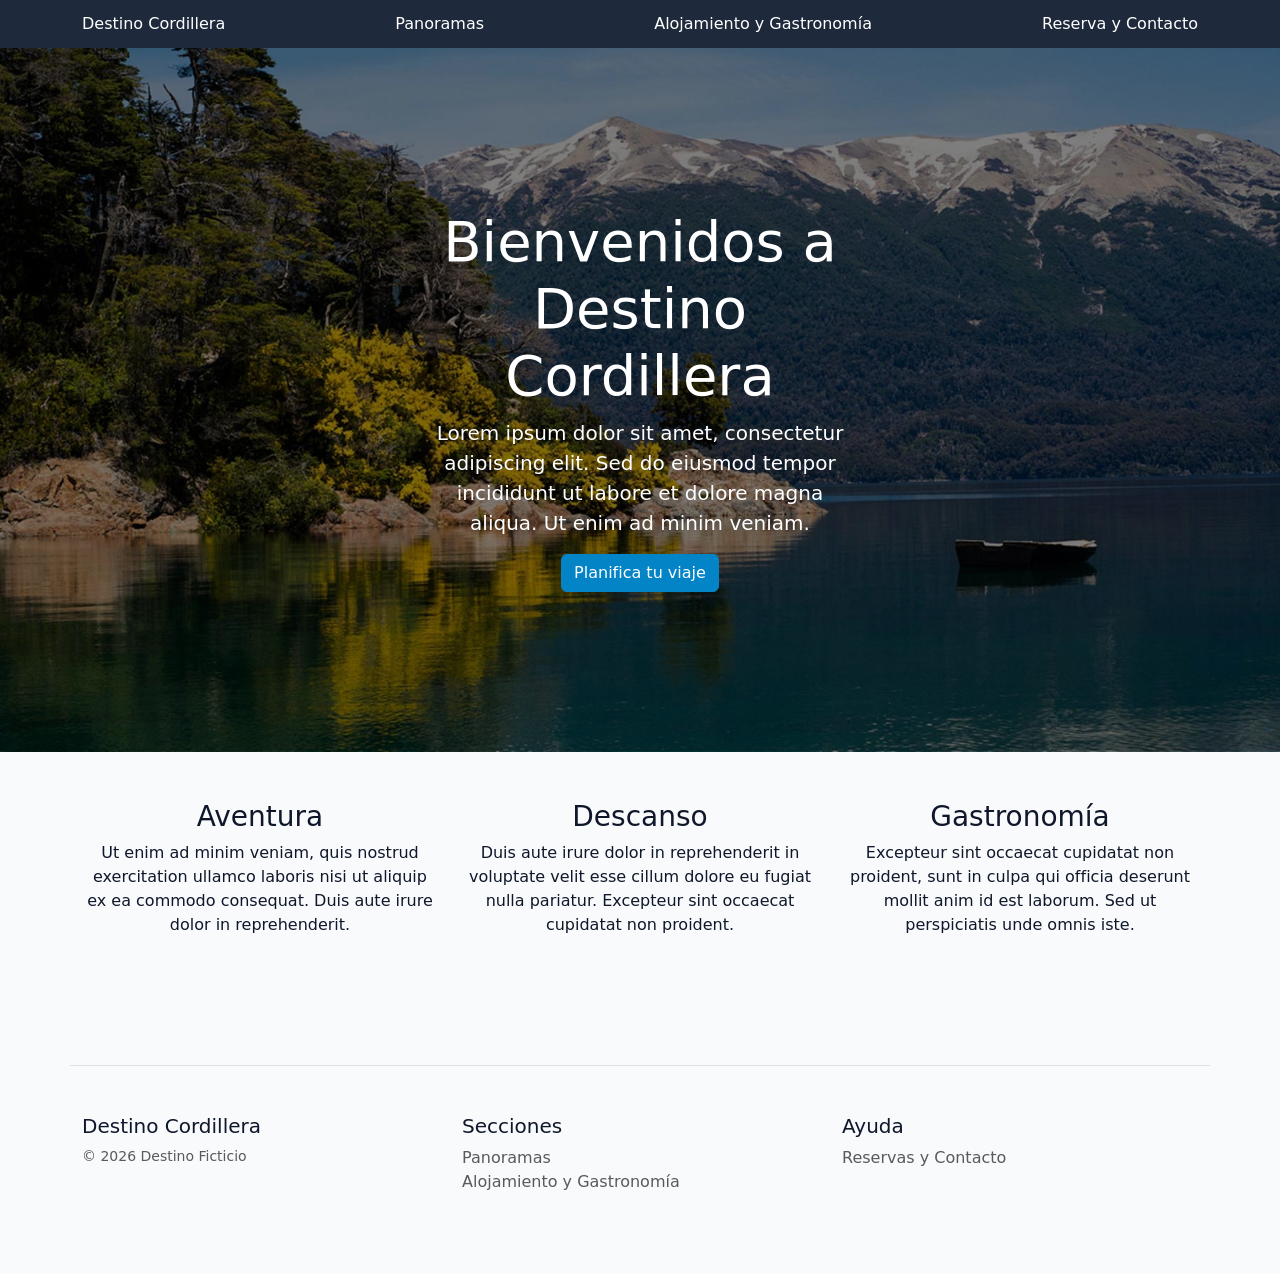
<file: index.html>
<!DOCTYPE html>
<html lang="es">
<head>
	<meta charset="UTF-8">
	<meta name="viewport" content="width=device-width, initial-scale=1.0">
	<title>Destino Cordillera - Inicio</title>
	<link href="https://cdn.jsdelivr.net/npm/bootstrap@5.3.8/dist/css/bootstrap.min.css" rel="stylesheet">
	<link rel="stylesheet" href="css/style.css">
	
</head>
<body>
	<header>
	<!-- Menú de Navegación -->
	<nav class="site-header sticky-top py-1 bg-dark">
	  <div class="container d-flex flex-column flex-md-row justify-content-between">
		<a class="text-decoration-none py-2 navbar-brand text-white" href="index.html">Destino Cordillera</a>
		<a class="text-decoration-none py-2 d-none d-md-inline-block text-white" href="panoramas.html">Panoramas</a>
		<a class="text-decoration-none py-2 d-none d-md-inline-block text-white" href="alojamiento.html">Alojamiento y Gastronomía</a>
		<a class="text-decoration-none py-2 d-none d-md-inline-block text-white" href="reserva.html">Reserva y Contacto</a>
	  </div>
	</nav>
	</header>

	<main>
		<!-- Banner Principal -->
		<section class="banner position-relative overflow-hidden p-3 p-md-5 m-md-3 text-center bg-light">
		  <div class=" col-md-5 p-lg-5 mx-auto my-5">
			<h1 class="display-4 font-weight-normal">Bienvenidos a Destino Cordillera</h1>
			<p class="lead font-weight-normal">Lorem ipsum dolor sit amet, consectetur adipiscing elit. Sed do eiusmod tempor incididunt ut labore et dolore magna aliqua. Ut enim ad minim veniam.</p>
			<a class="btn btn-outline-secondary" href="reserva.html">Planifica tu viaje</a>
		  </div>
		</section>

		<!-- Características Principales -->
		<section class="container py-5 text-center">
			<div class="row">
				<div class="col-md-4 mb-3">
					<h3>Aventura</h3>
					<p>Ut enim ad minim veniam, quis nostrud exercitation ullamco laboris nisi ut aliquip ex ea commodo consequat. Duis aute irure dolor in reprehenderit.</p>
				</div>
				<div class="col-md-4 mb-3">
					<h3>Descanso</h3>
					<p>Duis aute irure dolor in reprehenderit in voluptate velit esse cillum dolore eu fugiat nulla pariatur. Excepteur sint occaecat cupidatat non proident.</p>
				</div>
				<div class="col-md-4 mb-3">
					<h3>Gastronomía</h3>
					<p>Excepteur sint occaecat cupidatat non proident, sunt in culpa qui officia deserunt mollit anim id est laborum. Sed ut perspiciatis unde omnis iste.</p>
				</div>
			</div>
		</section>
	</main>

	<!-- Footer -->
	<footer class="container py-5 mt-5 border-top">
		<div class="row">
            <div class="col-12 col-md-4 mb-3">
                <h5>Destino Cordillera</h5>
                <small class="d-block text-muted">&copy; 2026 Destino Ficticio</small>
            </div>
            <div class="col-6 col-md-4 mb-3">
                <h5>Secciones</h5>
                <ul class="list-unstyled text-small">
                    <li><a class="text-muted text-decoration-none" href="panoramas.html">Panoramas</a></li>
                    <li><a class="text-muted text-decoration-none" href="alojamiento.html">Alojamiento y Gastronomía</a></li>
                </ul>
            </div>
            <div class="col-6 col-md-4 mb-3">
                <h5>Ayuda</h5>
                <ul class="list-unstyled text-small">
                    <li><a class="text-muted text-decoration-none" href="reserva.html">Reservas y Contacto</a></li>
                </ul>
            </div>
		</div>
	</footer>
	<script src="https://cdn.jsdelivr.net/npm/bootstrap@5.3.8/dist/js/bootstrap.bundle.min.js"></script>
</body>
</html>
</file>
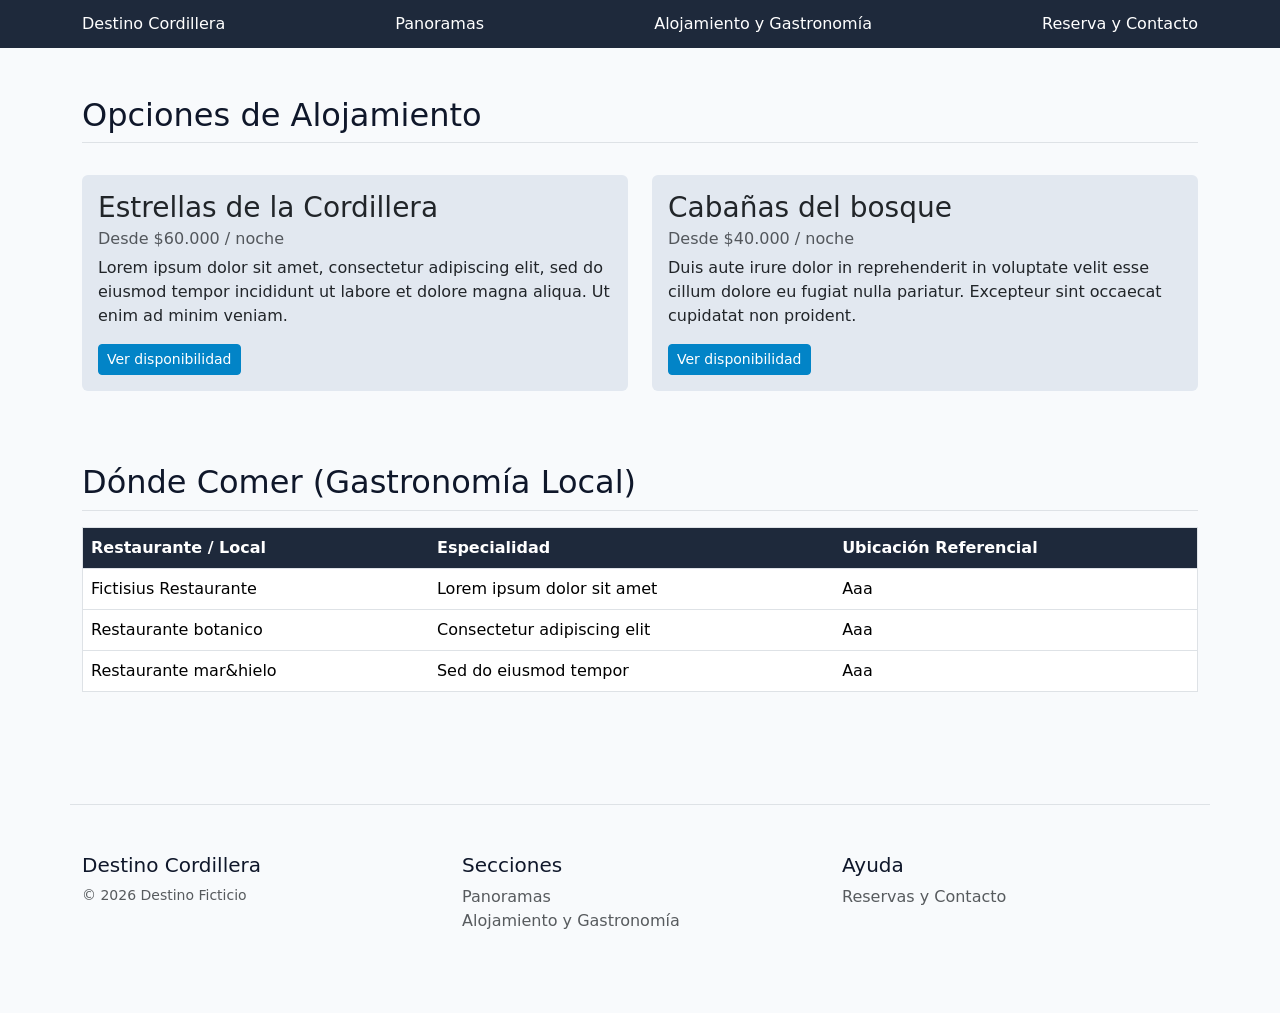
<file: alojamiento.html>
<!DOCTYPE html>
<html lang="es">
<head>
	<meta charset="UTF-8">
	<meta name="viewport" content="width=device-width, initial-scale=1.0">
	<title>Destino Cordillera - Alojamiento y Gastronomía</title>
    <link href="https://cdn.jsdelivr.net/npm/bootstrap@5.3.8/dist/css/bootstrap.min.css" rel="stylesheet">
	<link rel="stylesheet" href="css/style.css">
	
</head>
<body>
    <header>
	<nav class="site-header sticky-top py-1 bg-dark">
	  <div class="container d-flex flex-column flex-md-row justify-content-between">
		<a class="text-decoration-none py-2 navbar-brand text-white" href="index.html">Destino Cordillera</a>
		<a class="text-decoration-none py-2 d-none d-md-inline-block text-white" href="panoramas.html">Panoramas</a>
		<a class="text-decoration-none py-2 d-none d-md-inline-block text-white" href="alojamiento.html">Alojamiento y Gastronomía</a>
		<a class="text-decoration-none py-2 d-none d-md-inline-block text-white" href="reserva.html">Reserva y Contacto</a>
	  </div>
	</nav>
    </header>

	<main class="container py-5">
        <section class="mb-5">
            <h2 class="pb-2 border-bottom">Opciones de Alojamiento</h2>
            <div class="row g-4 mt-2">
                <div class="col-md-6">
                    <div class="card mb-4 box-shadow">
                        <div class="card-body">
                            <h3 class="card-title">Estrellas de la Cordillera</h3>
                            <h6 class="card-subtitle mb-2 text-muted">Desde $60.000 / noche</h6>
                            <p class="card-text">Lorem ipsum dolor sit amet, consectetur adipiscing elit, sed do eiusmod tempor incididunt ut labore et dolore magna aliqua. Ut enim ad minim veniam.</p>
                            <a href="reserva.html" class="btn btn-sm btn-outline-primary">Ver disponibilidad</a>
                        </div>
                    </div>
                </div>
                <div class="col-md-6">
                    <div class="card mb-4 box-shadow">
                        <div class="card-body">
                            <h3 class="card-title">Cabañas del bosque</h3>
                            <h6 class="card-subtitle mb-2 text-muted">Desde $40.000 / noche</h6>
                            <p class="card-text">Duis aute irure dolor in reprehenderit in voluptate velit esse cillum dolore eu fugiat nulla pariatur. Excepteur sint occaecat cupidatat non proident.</p>
                            <a href="reserva.html" class="btn btn-sm btn-outline-primary">Ver disponibilidad</a>
                        </div>
                    </div>
                </div>
            </div>
        </section>

        <section>
            <h2 class="pb-2 border-bottom">Dónde Comer (Gastronomía Local)</h2>
            <div class="table-responsive mt-3">
                <table class="table table-hover border">
                    <thead class="color_encabezado">
                        <tr>
                            <th>Restaurante / Local</th>
                            <th>Especialidad</th>
                            <th>Ubicación Referencial</th>
                        </tr>
                    </thead>
                    <tbody>
                        <tr>
                            <td>Fictisius Restaurante</td>
                            <td>Lorem ipsum dolor sit amet</td>
                            <td>Aaa</td>
                        </tr>
                        <tr>
                            <td>Restaurante botanico</td>
                            <td>Consectetur adipiscing elit</td>
                            <td>Aaa</td>
                        </tr>
                        <tr>
                            <td>Restaurante mar&hielo</td>
                            <td>Sed do eiusmod tempor</td>
                            <td>Aaa</td>
                        </tr>
                    </tbody>
                </table>
            </div>
        </section>
	</main>

	<footer class="container py-5 mt-5 border-top">
		<div class="row">
            <div class="col-12 col-md-4 mb-3">
                <h5>Destino Cordillera</h5>
                <small class="d-block text-muted">&copy; 2026 Destino Ficticio</small>
            </div>
            <div class="col-6 col-md-4 mb-3">
                <h5>Secciones</h5>
                <ul class="list-unstyled text-small">
                    <li><a class="text-muted text-decoration-none" href="panoramas.html">Panoramas</a></li>
                    <li><a class="text-muted text-decoration-none" href="alojamiento.html">Alojamiento y Gastronomía</a></li>
                </ul>
            </div>
            <div class="col-6 col-md-4 mb-3">
                <h5>Ayuda</h5>
                <ul class="list-unstyled text-small">
                    <li><a class="text-muted text-decoration-none" href="reserva.html">Reservas y Contacto</a></li>
                </ul>
            </div>
		</div>
	</footer>
    <script src="https://cdn.jsdelivr.net/npm/bootstrap@5.3.8/dist/js/bootstrap.bundle.min.js"></script>
</body>
</html>
</file>
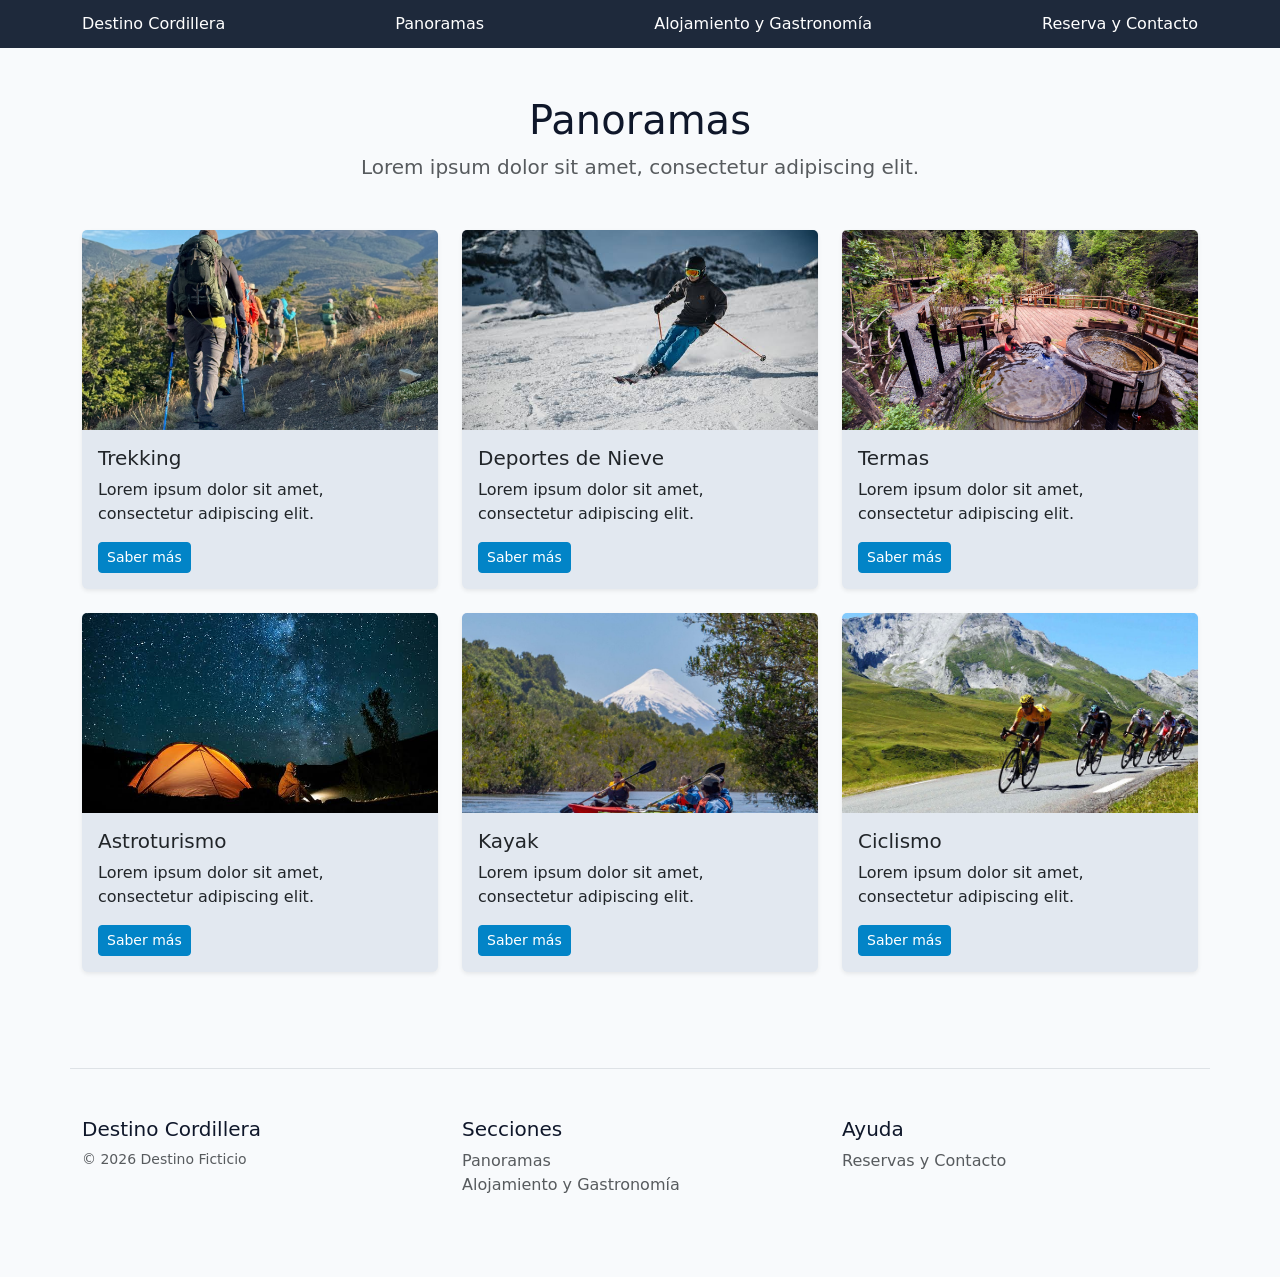
<file: panoramas.html>
<!DOCTYPE html>
<html lang="es">
<head>
	<meta charset="UTF-8">
	<meta name="viewport" content="width=device-width, initial-scale=1.0">
	<title>Destino Cordillera - Panoramas</title>
    <link href="https://cdn.jsdelivr.net/npm/bootstrap@5.3.8/dist/css/bootstrap.min.css" rel="stylesheet">
	<link rel="stylesheet" href="css/style.css">
	
</head>
<body>
    <header>
	<nav class="site-header sticky-top py-1 bg-dark">
	  <div class="container d-flex flex-column flex-md-row justify-content-between">
		<a class="text-decoration-none py-2 navbar-brand text-white" href="index.html">Destino Cordillera</a>
		<a class="text-decoration-none py-2 d-none d-md-inline-block text-white" href="panoramas.html">Panoramas</a>
		<a class="text-decoration-none py-2 d-none d-md-inline-block text-white" href="alojamiento.html">Alojamiento y Gastronomía</a>
		<a class="text-decoration-none py-2 d-none d-md-inline-block text-white" href="reserva.html">Reserva y Contacto</a>
	  </div>
	</nav>
    </header>

	<main class="container py-5">
        <section class="text-center mb-5">
            <h1>Panoramas</h1>
            <p class="lead text-muted">Lorem ipsum dolor sit amet, consectetur adipiscing elit.</p>
        </section>

        <!-- Tarjetas de Actividades Base -->
        <section class="row g-4">
            <div class="col-md-4">
                <div class="card h-100 shadow-sm">
                    <img src="img/panorama 1.jpg" class="card-img-top" alt="panorama1">
                    <div class="card-body">
                        <h5 class="card-title">Trekking</h5>
                        <p class="card-text">Lorem ipsum dolor sit amet, consectetur adipiscing elit.</p>
                        <a href="reserva.html" class="btn btn-sm btn-outline-secondary">Saber más</a>
                    </div>
                </div>
            </div>
            <div class="col-md-4">
                <div class="card h-100 shadow-sm">
                    <img src="img/panorama 2.jpg" class="card-img-top" alt="panorama2">
                    <div class="card-body">
                        <h5 class="card-title">Deportes de Nieve</h5>
                        <p class="card-text">Lorem ipsum dolor sit amet, consectetur adipiscing elit.</p>
                        <a href="reserva.html" class="btn btn-sm btn-outline-secondary">Saber más</a>
                    </div>
                </div>
            </div>
            <div class="col-md-4">
                <div class="card h-100 shadow-sm">
                    <img src="img/panorama 3.jpg" class="card-img-top" alt="panorama3">
                    <div class="card-body">
                        <h5 class="card-title">Termas</h5>
                        <p class="card-text">Lorem ipsum dolor sit amet, consectetur adipiscing elit.</p>
                        <a href="reserva.html" class="btn btn-sm btn-outline-secondary">Saber más</a>
                    </div>
                </div>
            </div>
            <div class="col-md-4">
                <div class="card h-100 shadow-sm">
                    <img src="img/panorama 4.jpg" class="card-img-top" alt="panorama4">
                    <div class="card-body">
                        <h5 class="card-title">Astroturismo</h5>
                        <p class="card-text">Lorem ipsum dolor sit amet, consectetur adipiscing elit.</p>
                        <a href="reserva.html" class="btn btn-sm btn-outline-secondary">Saber más</a>
                    </div>
                </div>
            </div>
            <div class="col-md-4">
                <div class="card h-100 shadow-sm">
                    <img src="img/panorama 5.jpg" class="card-img-top" alt="panorama5">
                    <div class="card-body">
                        <h5 class="card-title">Kayak</h5>
                        <p class="card-text">Lorem ipsum dolor sit amet, consectetur adipiscing elit.</p>
                        <a href="reserva.html" class="btn btn-sm btn-outline-secondary">Saber más</a>
                    </div>
                </div>
            </div>
            <div class="col-md-4">
                <div class="card h-100 shadow-sm">
                    <img src="img/panorama 6.jpg" class="card-img-top" alt="panorama6">
                    <div class="card-body">
                        <h5 class="card-title">Ciclismo</h5>
                        <p class="card-text">Lorem ipsum dolor sit amet, consectetur adipiscing elit.</p>
                        <a href="reserva.html" class="btn btn-sm btn-outline-secondary">Saber más</a>
                    </div>
                </div>
            </div>
        </section>
	</main>

	<footer class="container py-5 mt-5 border-top">
		<div class="row">
            <div class="col-12 col-md-4 mb-3">
                <h5>Destino Cordillera</h5>
                <small class="d-block text-muted">&copy; 2026 Destino Ficticio</small>
            </div>
            <div class="col-6 col-md-4 mb-3">
                <h5>Secciones</h5>
                <ul class="list-unstyled text-small">
                    <li><a class="text-muted text-decoration-none" href="panoramas.html">Panoramas</a></li>
                    <li><a class="text-muted text-decoration-none" href="alojamiento.html">Alojamiento y Gastronomía</a></li>
                </ul>
            </div>
            <div class="col-6 col-md-4 mb-3">
                <h5>Ayuda</h5>
                <ul class="list-unstyled text-small">
                    <li><a class="text-muted text-decoration-none" href="reserva.html">Reservas y Contacto</a></li>
                </ul>
            </div>
		</div>
	</footer>
	<script src="https://cdn.jsdelivr.net/npm/bootstrap@5.3.8/dist/js/bootstrap.bundle.min.js"></script>
</body>
</html>
</file>
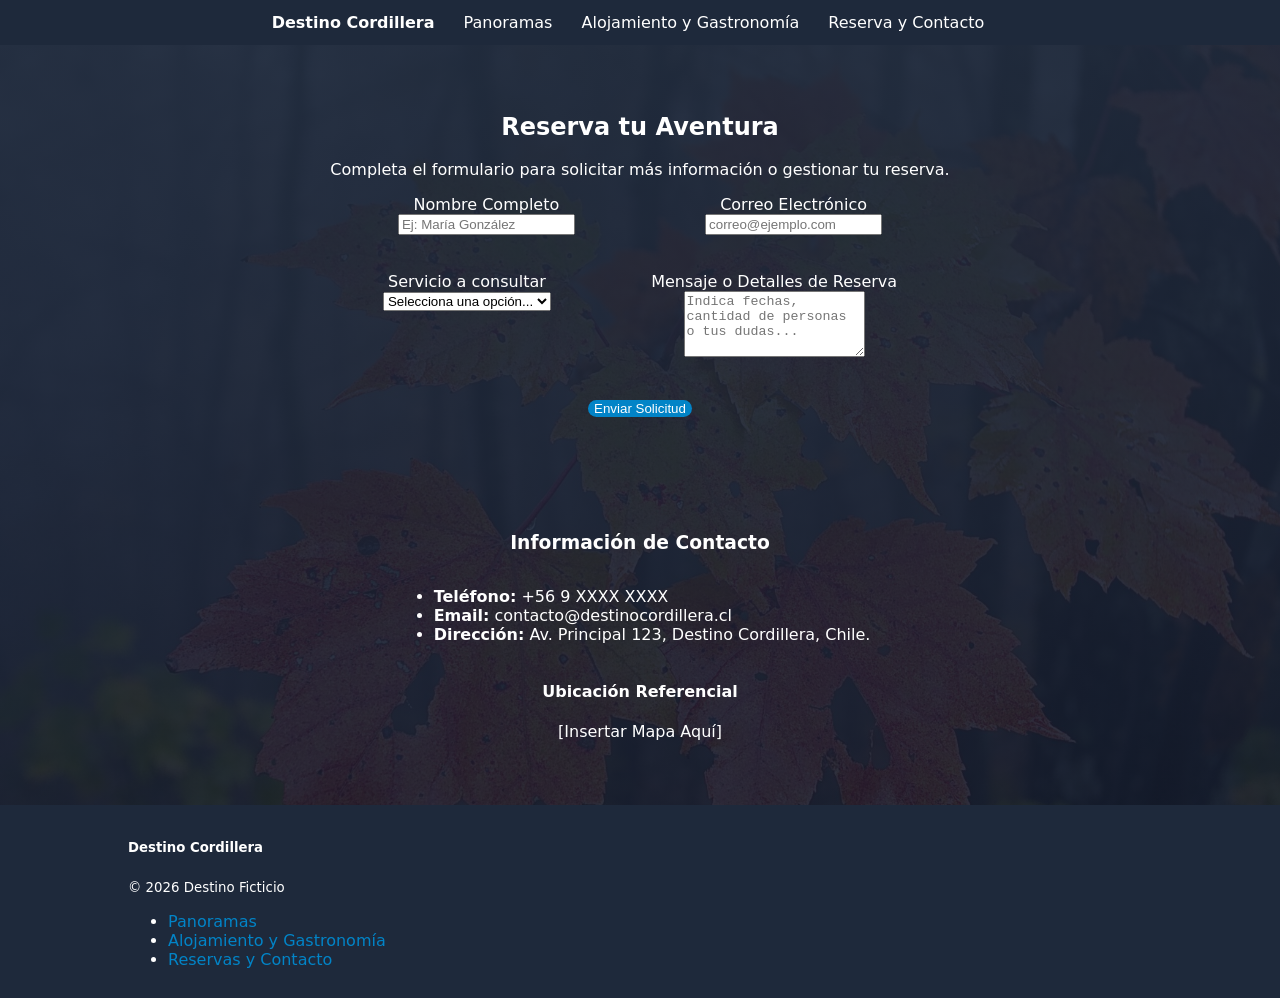
<file: reserva.html>
<!DOCTYPE html>
<html lang="es">
<head>
	<meta charset="UTF-8">
	<meta name="viewport" content="width=device-width, initial-scale=1.0">
	<title>Destino Cordillera - Reserva y Contacto</title>
	<link rel="stylesheet" href="css/contacto.css">
</head>
<body>
    <header>
	<nav class="nav-custom">
        <a href="index.html"><b>Destino Cordillera</b></a>
        <a href="panoramas.html">Panoramas</a>
        <a href="alojamiento.html">Alojamiento y Gastronomía</a>
        <a href="reserva.html">Reserva y Contacto</a>
	</nav>
    </header>

	<main class="main-custom">
        <div class="contenedor-contacto">
            
            <!-- Formulario de Reserva -->
            <section class="formulario-seccion">
                <h2>Reserva tu Aventura</h2>
                <p class="center">Completa el formulario para solicitar más información o gestionar tu reserva.</p>
                
                <form class="formulario-custom">
                    <div class="center">
                        <div class="formulario-container">
                            <div class="campo-form">
                                <label for="nombre">Nombre Completo</label>
                                <input type="text" id="nombre" placeholder="Ej: María González" required>
                            </div>
                            
                            <div class="campo-form">
                                <label for="email">Correo Electrónico</label>
                                <input type="email" id="email" placeholder="correo@ejemplo.com" required>
                            </div>
                            
                            <div class="campo-form">
                                <label for="servicio">Servicio a consultar</label>
                                <select id="servicio" required>
                                    <option value="" selected disabled>Selecciona una opción...</option>
                                    <option value="alojamiento">Alojamiento / Cabañas</option>
                                    <option value="tour">Tour o Actividad</option>
                                    <option value="duda">Duda General</option>
                                </select>
                            </div>
                            
                            <div class="campo-form">
                                <label for="mensaje">Mensaje o Detalles de Reserva</label>
                                <textarea id="mensaje" rows="4" placeholder="Indica fechas, cantidad de personas o tus dudas..."></textarea>
                            </div>
                        </div>
                        <button type="submit" class="btn-enviar">Enviar Solicitud</button>
                    </div>
                </form>
            </section>

            <!-- Datos de Contacto y Ubicación -->
            <section class="info-contacto-seccion">
                <div class="caja-info">
                    <h3>Información de Contacto</h3>
                    <ul>
                        <li><strong>Teléfono:</strong> +56 9 XXXX XXXX</li>
                        <li><strong>Email:</strong> contacto@destinocordillera.cl</li>
                        <li><strong>Dirección:</strong> Av. Principal 123, Destino Cordillera, Chile.</li>
                    </ul>
                    
                    <h4>Ubicación Referencial</h4>
                    <div class="mapa-simulado">
                        <p>[Insertar Mapa Aquí]</p>
                    </div>
                </div>
            </section>

        </div>
	</main>

	<footer class="footer-custom">
        <div class="footer-columna">
            <h5>Destino Cordillera</h5>
            <small>&copy; 2026 Destino Ficticio</small>
        </div>
        <div class="footer-columna">
            <ul>
                <li><a href="panoramas.html">Panoramas</a></li>
                <li><a href="alojamiento.html">Alojamiento y Gastronomía</a></li>
                <li><a href="reserva.html">Reservas y Contacto</a></li>
            </ul>
        </div>
	</footer>
</body>
</html>
</file>
<file: css/style.css>
/*hola*/

/*diseño de imagenes*/
.banner{
    /*la parte del codigo que dice "linear-gradient" es para que la imagen tenga un efecto tipo sombra y se vean mejor el titulo y la info*/
    background-image: linear-gradient(rgba(0, 0, 0, 0.5), rgba(0, 0, 0, 0.5)), url('../img/banner.jpg');
    background-size: cover;
    background-position: center;
    /*"background-repeat" permite que la imagen se ajuste al contenedor sin repetirse hacia los lados para rellenar el espacio*/
    background-repeat: no-repeat;
    color: white;
    width: 100%;
    margin: 0 !important;
    padding: 4rem 1rem !important;
    border: none !important;
    border-radius: 0 !important;
}
/*usare los nombres base que pone bootstrap para no modifcar todo el codigo por cada parte:)*/
body {
    background-color: #F8FAFC;
    color: #0F172A;
    font-family: system-ui, -apple-system, "Segoe UI", Roboto, "Helvetica Neue", Arial, sans-serif !important;
}

.site-header, .bg-dark {
    background-color:  #1E293B !important;
    
}

.card {
    background-color: #E2E8F0;
    border: none;
}

.btn-primary {
    background-color: #0284C7;
    border-color: #0284C7;
}
/*tamaño de imagenes para los panaromas, asi no contienen tamaños distintos (nuevamente ocupo el mismo nombre que puso el bootstrap)*/
.card-img-top {
    height: 200px;         /* alto fijo para todas las fotos */
    object-fit: cover;     /* recorta la imagen sin deformarla */
    width: 100%;           /* ocupa todo el ancho disponible del contenedor/tarjeta */
}
/*boton del banner*/
.btn {
    background-color: #0284C7;
    border-color: #0284C7;
    color: white;
}
.color_encabezado th {
    background-color: #1E293B !important; 
    color: #ffffff !important;            
}

/*hover de cada etiqueta <a> del navbar*/
.site-header a {
    color: #ffffff !important;
    text-decoration: none;
}
.site-header a:hover {
    color: #0284C7 !important;
}
</file>
<file: css/contacto.css>
html, body { margin: 0; }
body
{
	color: white;
	background-image: linear-gradient(to bottom, rgba(30, 41, 59, 0.95), rgba(15, 23, 42, 0.85)), url("../img/fondocontacto.jpg");
	background-size: cover;
	font-family: system-ui, -apple-system, "Segoe UI", Roboto, "Helvetica Neue", Arial, sans-serif !important;
}

nav
{
	background: #1E293B;
	padding-top: .8em;
	padding-bottom: .8em;
	text-align: center;
}

footer
{
	background: #1E293B;
	padding-left: 10%;
	padding-right: 10%;


	padding-top: .8em;
	padding-bottom: .8em;
}

.nav-custom a
{
	padding-right: 1.5em;
	color: white;

}


.center, h1, h2, h3, h4 { text-align: center; }

main.main-custom
{
	margin-left: 20%;
	margin-right: 20%;
}


section
{
	padding-top: 3em;
	padding-bottom: 3em;
}

button
{
	color: white;
	background: #0284C7;
	border: none;
	border-radius: 9px;
}
button:hover
{
	background:#0369A1;
	border: 1px solid white;
}


.formulario-container
{
	margin-left: 10%;
	margin-right: 10%;
	display: flex;
	flex-wrap: wrap;
	justify-content: space-around;
}
/*para label form*/
.campo-form {
	margin-left: 2.3em;
	margin-right: 2.3em;
	margin-bottom: 2.3em;
}
label { display: block; } /*quiebre de linea*/

a
{
	text-decoration: none;
	color: #0284C7;;
}
a:hover
{
	text-decoration: underline;
	color: #38BDF8;
}

.caja-info ul {
    display: inline-block;
    text-align: left; 
    padding-left: 1.5em; 
}


.caja-info {
    text-align: center;
}
</file>
